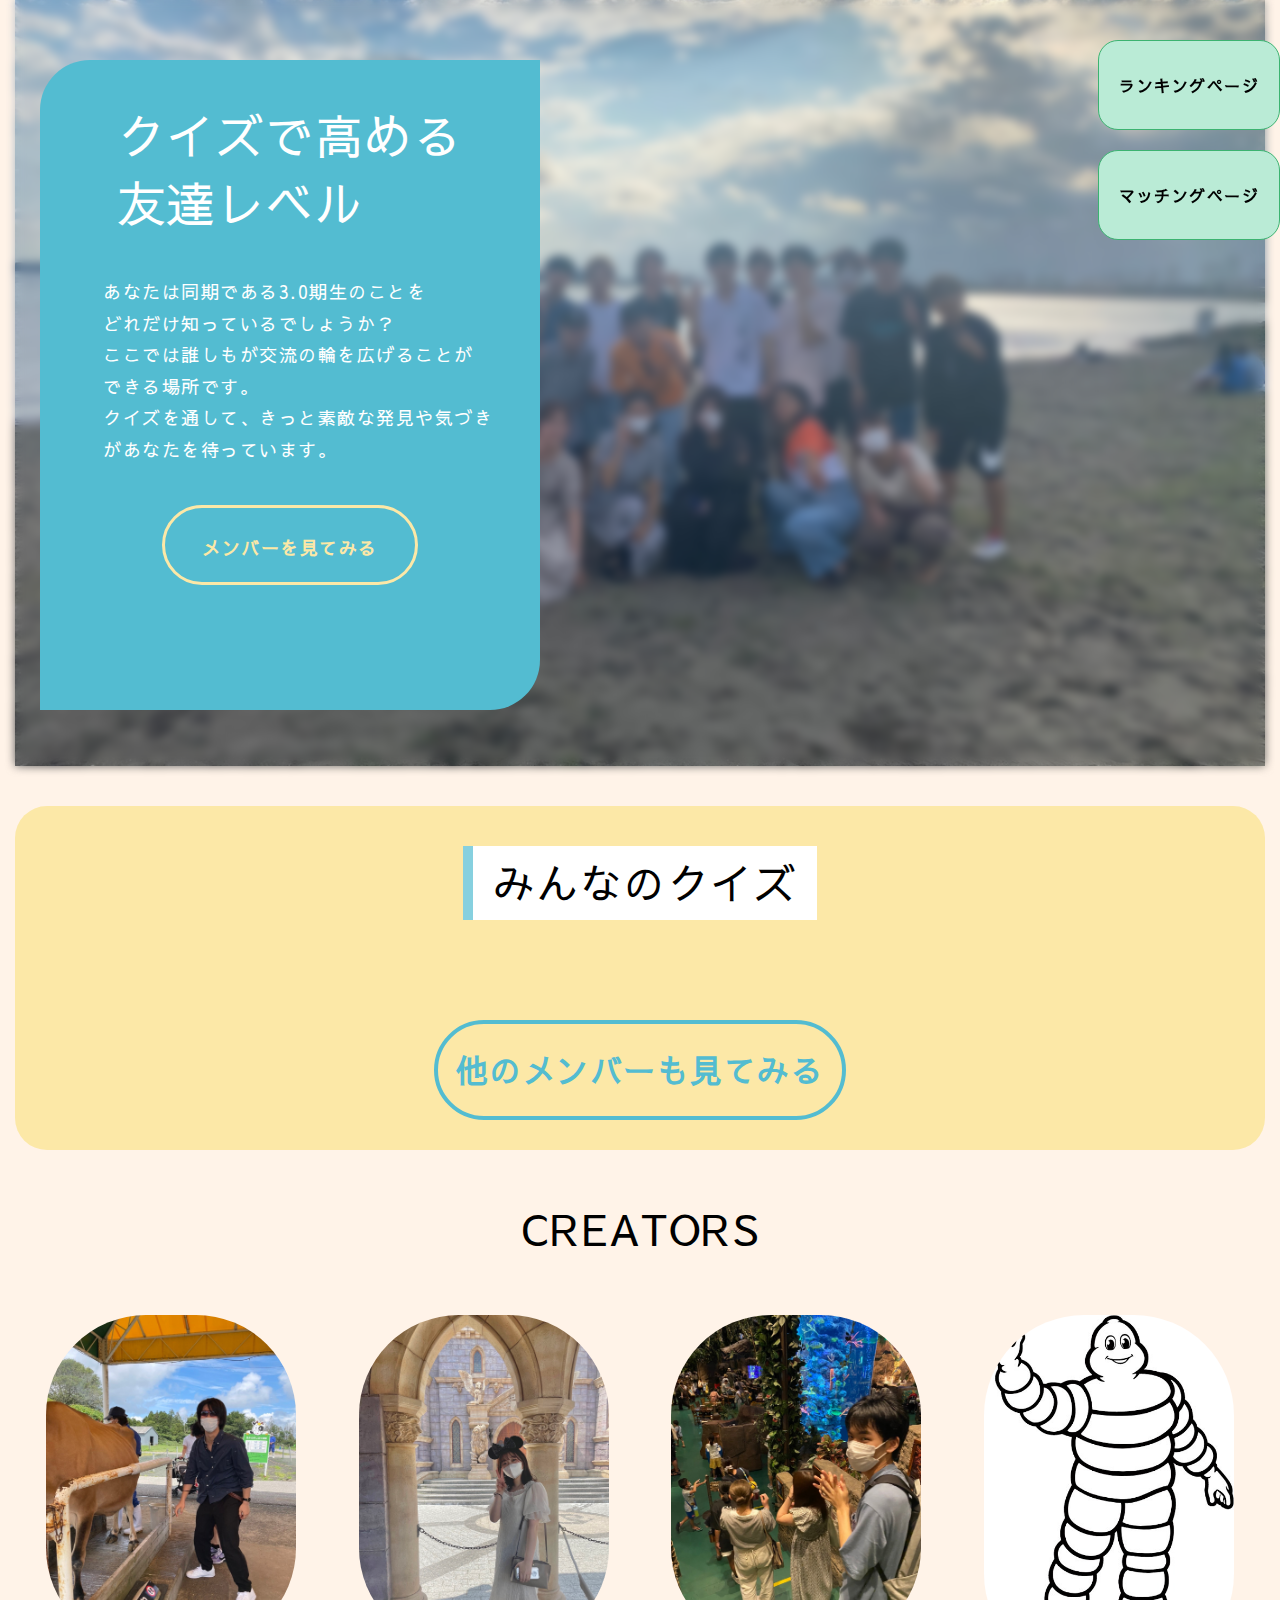
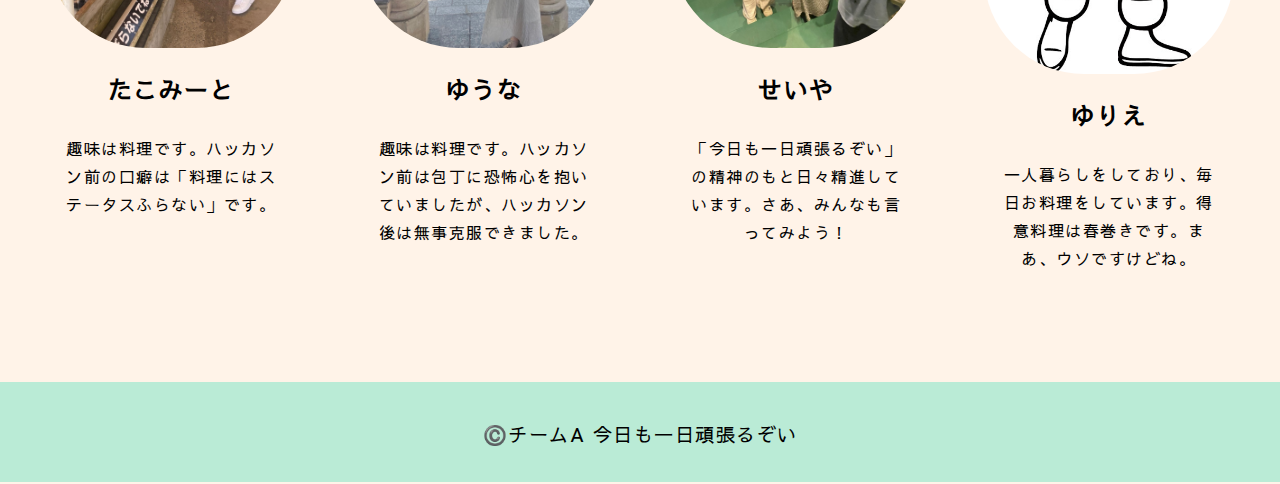
<file: index.html>
<!DOCTYPE html>
<html lang="ja">
  <head>
    <meta charset="UTF-8" />
    <meta http-equiv="X-UA-Compatible" content="IE=edge" />
    <meta name="viewport" content="width=device-width, initial-scale=1.0" />
    <link rel="stylesheet" href="./sass/common.css" />
    <link
      href="https://fonts.googleapis.com/css?family=Sawarabi+Gothic"
      rel="stylesheet"
    />
    <script src="./js/utils.js" defer></script>
    <script src="./js/index.js" defer></script>
    <title>クイズで高める友達レベル</title>
  </head>
  <body>
    <header>
      <div class="p-header">
        <nav>
          <ul>
            <li>
              <a href="./ranking/index.html"><p>ランキングページ</p></a>
            </li>
            <li>
              <a href="./matching/index.html"><p>マッチングページ</p></a>
            </li>
          </ul>
        </nav>
      </div>
    </header>
    <main class="l-main2">
      <article>
        <section>
          <div class="p-main-visual">
            <div class="p-main-visual__container">
              <div class="p-main-visual__container__inner">
                <h1>クイズで高める<br />友達レベル</h1>
                <p>
                  あなたは同期である3.0期生のことを<br />
                  どれだけ知っているでしょうか？<br />
                  ここでは誰しもが交流の輪を広げることが<br />
                  できる場所です。<br />
                  クイズを通して、きっと素敵な発見や気づき<br />
                  があなたを待っています。
                </p>
                <!-- todo(seiya): link -->
                <a href="./people/index.html">メンバーを見てみる</a>
              </div>
              <div class="p-main-visual__container__slide">
                <img src="./img/slides/slideshow01.jpg" alt="" />
                <img src="./img/slides/slideshow02.jpg" alt="" />
                <img src="./img/slides/slideshow03.jpg" alt="" />
                <img src="./img/slides/sildeshow04.jpg" alt="" />
                <img src="./img/slides/slideshow06.jpg" alt="" />
              </div>
              <div></div>
            </div>
          </div>
        </section>
        <section>
          <div class="p-quiz-scroll">
            <h2 id="a-quiz">みんなのクイズ</h2>
            <ul class="p-quiz-scroll__item-list" id="js-profiles"></ul>
            <a class="p-quiz-scroll__button" href="./people/index.html"
              >他のメンバーも見てみる</a
            >
          </div>
        </section>
        <section>
          <div class="p-creators">
            <h2>CREATORS</h2>
            <ul class="p-creators__item-list">
              <li>
                <img src="./img/creators/creator-takumi.jpg" alt="" />
                <dl>
                  <dt>たこみーと</dt>
                  <dd>
                    趣味は料理です。ハッカソン前の口癖は「料理にはステータスふらない」です。
                  </dd>
                </dl>
              </li>
              <li>
                <img src="./img/creators/creator-yuna.jpg" alt="" />
                <dl>
                  <dt>ゆうな</dt>
                  <dd>
                    趣味は料理です。ハッカソン前は包丁に恐怖心を抱いていましたが、ハッカソン後は無事克服できました。
                  </dd>
                </dl>
              </li>
              <li>
                <img src="./img/creators/creator-seiya.jpg" alt="" />
                <dl>
                  <dt>せいや</dt>
                  <dd>
                    「今日も一日頑張るぞい」の精神のもと日々精進しています。さあ、みんなも言ってみよう！
                  </dd>
                </dl>
              </li>
              <li>
                <img src="./img/creators/creator-yurie.jpg" alt="" />
                <dl>
                  <dt>ゆりえ</dt>
                  <dd>
                    一人暮らしをしており、毎日お料理をしています。得意料理は春巻きです。まあ、ウソですけどね。
                  </dd>
                </dl>
              </li>
            </ul>
          </div>
        </section>
      </article>

      <div class="u-hidden">
        <li id="js-templ-profile">
          <img alt="" />
          <dl>
            <dt></dt>
          </dl>
          <div class="p-quiz-scroll__choice-wrapper js-choiceWrapper"></div>
        </li>
      </div>
    </main>
    <footer>
      <div class="p-footer">
        <small>©️チームA 今日も一日頑張るぞい</small>
      </div>
    </footer>
  </body>
</html>
</file>
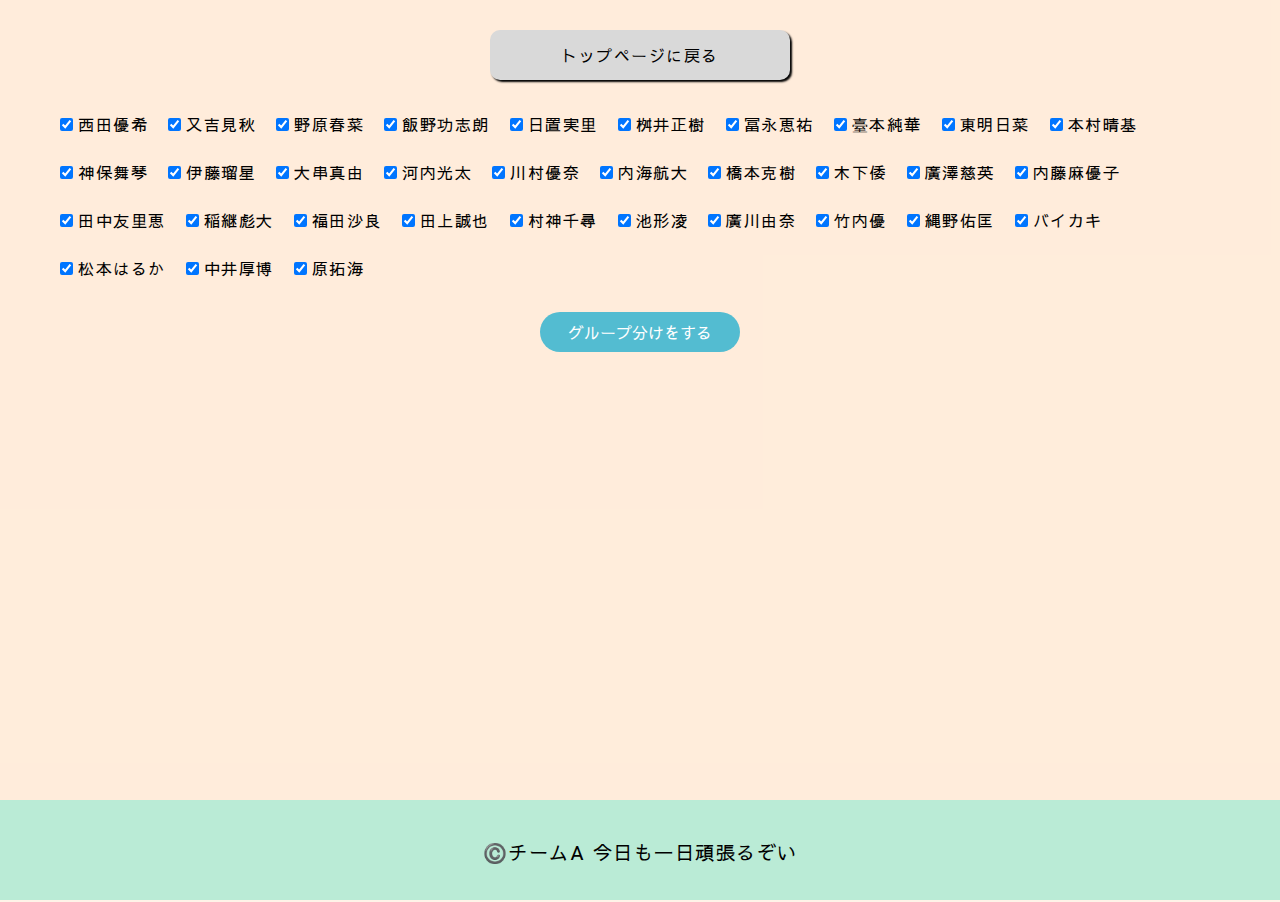
<file: matching/index.html>
<!DOCTYPE html>
<html lang="en">
  <head>
    <meta charset="UTF-8" />
    <meta http-equiv="X-UA-Compatible" content="IE=edge" />
    <meta name="viewport" content="width=device-width, initial-scale=1.0" />
    <link rel="stylesheet" href="../sass/common.css" />
    <link
      href="https://fonts.googleapis.com/css?family=Sawarabi+Gothic"
      rel="stylesheet"
    />
    <script src="../js/utils.js" defer></script>
    <script src="../js/match.js" defer></script>
    <title>Quizで高めるゆりえレベル</title>
  </head>
  <body>
    <main class="l-main">
      <a class="p-back-top" href="../">トップページに戻る</a>
      <div class="p-match">
        <div id="js-checkboxContainer" class="p-match__checkbox">
          <label
            id="js-tmplCheckbox"
            class="js-wrapper hidden p-match__checkbox__item"
            ><input type="checkbox" checked /><span class="js-text"></span
          ></label>
        </div>
        <button id="js-submit" class="p-match__button">
          グループ分けをする
        </button>
        <div id="js-result" class="p-match__result u-hidden">
          <span class="p-match__result__title"
            >今週のクイズチームはこちらです！</span
          >
          <div id="js-resultContainer" class="p-match__result__container"></div>
          <button id="js-messageButton" class="p-match__result__button">
            送信用メッセージをクリックしてコピー
          </button>
        </div>
      </div>
    </main>
    <footer>
      <div class="p-footer">
        <small>©️チームA 今日も一日頑張るぞい</small>
      </div>
    </footer>
  </body>
</html>
</file>
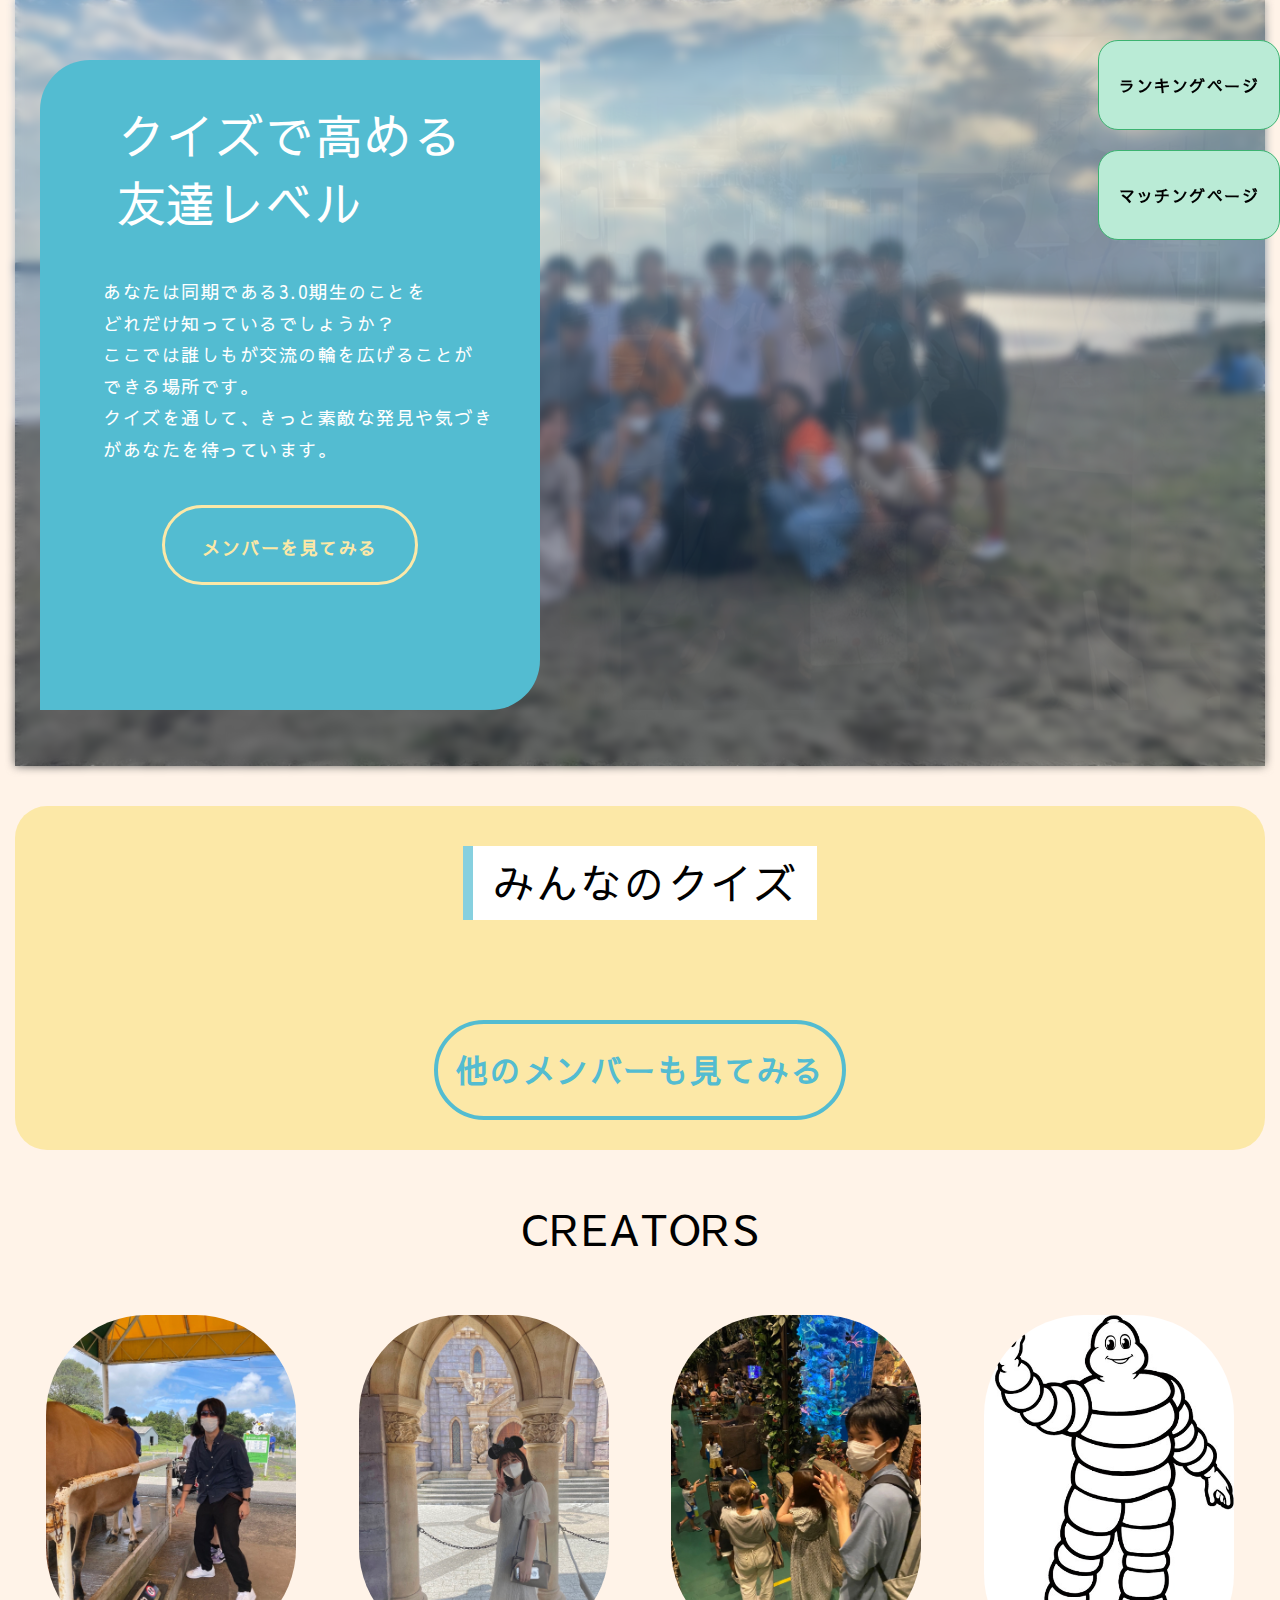
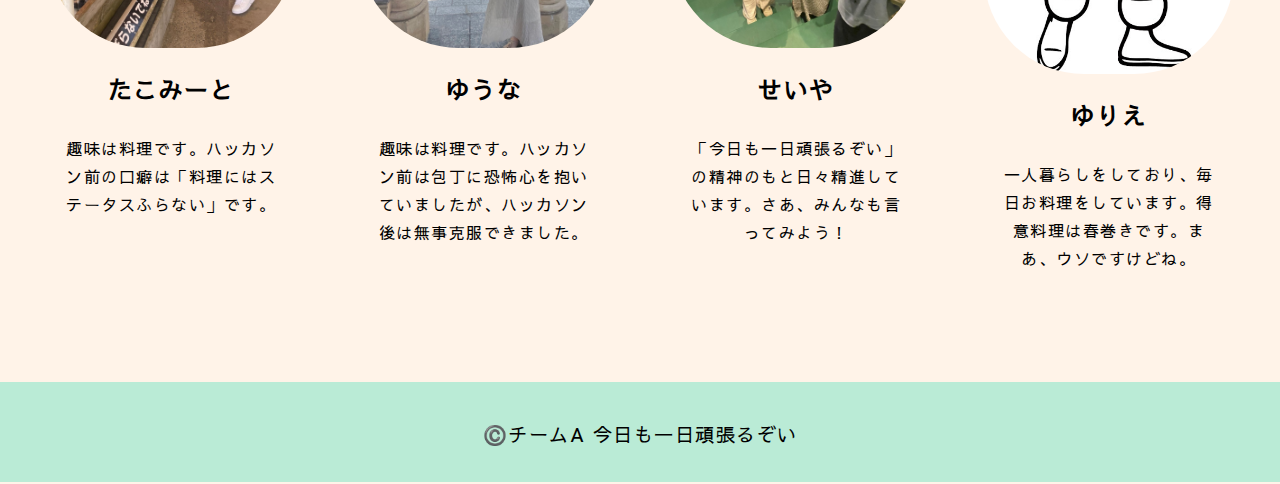
<file: quiz/index.html>
<!DOCTYPE html>
<html lang="ja">
  <head>
    <meta charset="UTF-8" />
    <meta http-equiv="X-UA-Compatible" content="IE=edge" />
    <meta name="viewport" content="width=device-width, initial-scale=1.0" />
    <link rel="stylesheet" href="../sass/common.css" />
    <link
      href="https://fonts.googleapis.com/css?family=Sawarabi+Gothic"
      rel="stylesheet"
    />
    <script src="./../js/config.js" defer></script>
    <script src="./../js/utils.js" defer></script>
    <script src="./../js/quiz.js" defer></script>
    <title>クイズで高めるゆりえレベル[クイズページ]</title>
  </head>
  <body>
    <!-- 残問数カウンターはよくわからないので端折ります -->
    <!-- 問題文 -->
    <main class="quiz-main">
      <section class="quiz-box" id="js-quizWrapper">
        <div class="quiz-container">
          <span id="js-number" class="q-number"></span>
          <p id="js-question" class="q-passage"></p>
        </div>

        <!-- 選択肢 -->
        <div id="js-choices" class="button"></div>
        <div class="u-hidden">
          <button id="js-templ-choice" class="u-hidden quiz-selection">
            <span class="selection-number js-id"></span>
            <span class="selection-list js-text"></span>
          </button>
        </div>
      </section>
      <button class="next-page" id="js-next"></button>
      <img
        src="../img/icon/o.png"
        alt=""
        class="u-hidden quiz-img"
        id="js-oImg"
      />
      <img
        src="../img/icon/x.png"
        alt=""
        class="u-hidden quiz-img"
        id="js-xImg"
      />
    </main>
  </body>
</html>
</file>
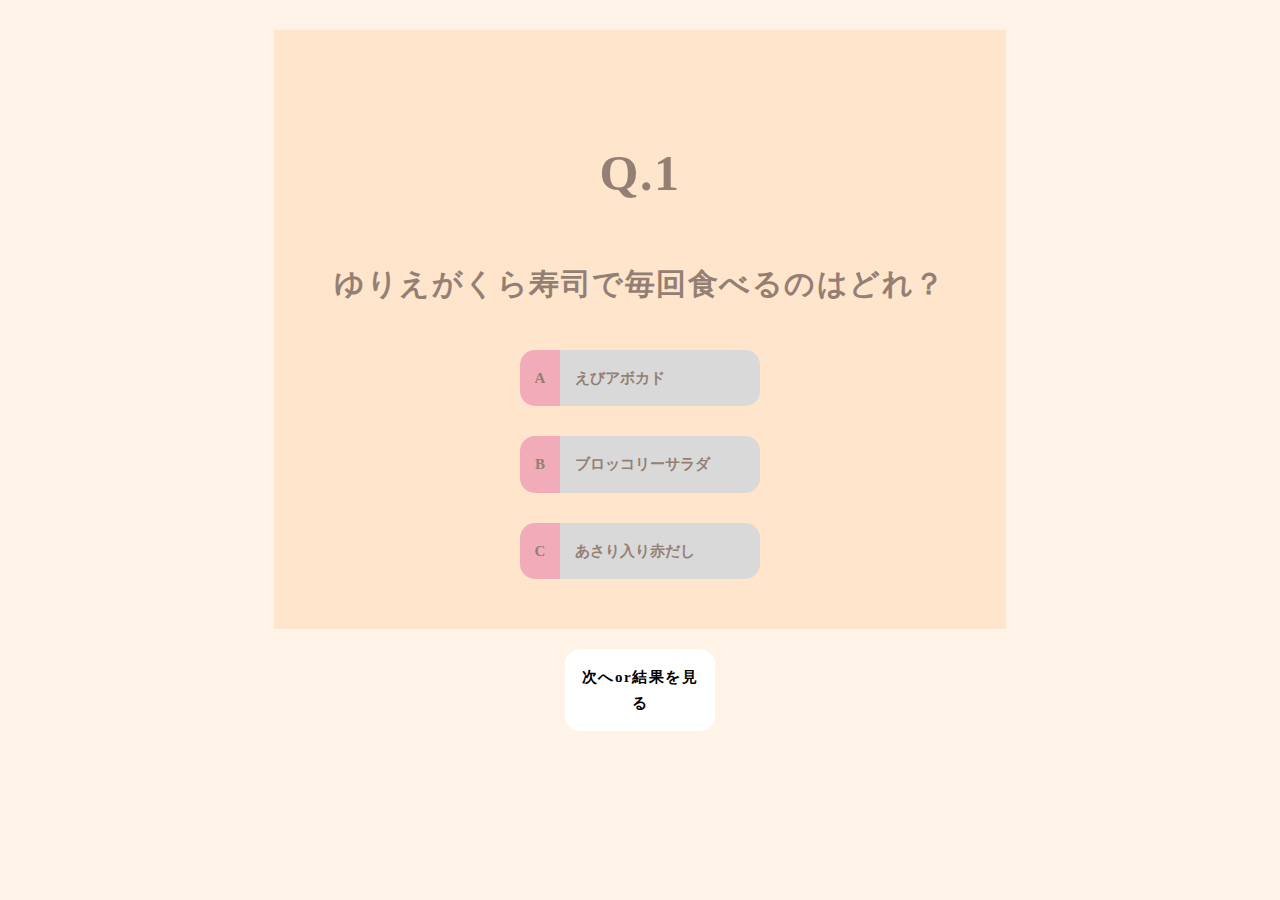
<file: quizpage/index.html>
<!DOCTYPE html>
<html lang="ja">
  <head>
    <meta charset="UTF-8" />
    <meta http-equiv="X-UA-Compatible" content="IE=edge" />
    <meta name="viewport" content="width=device-width, initial-scale=1.0" />
    <link rel="stylesheet" href="../sass/common.css" />
    <title>quizpage by yurie</title>
  </head>
  <body>
    <!-- 残問数カウンターはよくわからないので端折ります -->
    <!-- 問題文 -->
    <main class="quiz-main">
      <section class="quiz-box">
        <div class="quiz-container">
          <h1 class="q-number">Q.1</h1>
          <h1 class="q-passage">ゆりえがくら寿司で毎回食べるのはどれ？</h1>
        </div>

        <!-- 選択肢 -->
        <button class="button">
          <div class="quiz-selection">
            <span class="selection-number">A</span>
            <span class="selection-list">えびアボカド</span>
          </div>

          <div class="quiz-selection">
            <span class="selection-number">B</span>
            <span class="selection-list">ブロッコリーサラダ</span>
          </div>

          <div class="quiz-selection">
            <span class="selection-number">C</span>
            <span class="selection-list">あさり入り赤だし</span>
          </div>
        </button>
      </section>
      <!-- 次のページボタン -->
      <section class="bottom-quiz">
        <div class="next-page">次へor結果を見る</div>
      </section>
    </main>
  </body>
</html>
</file>
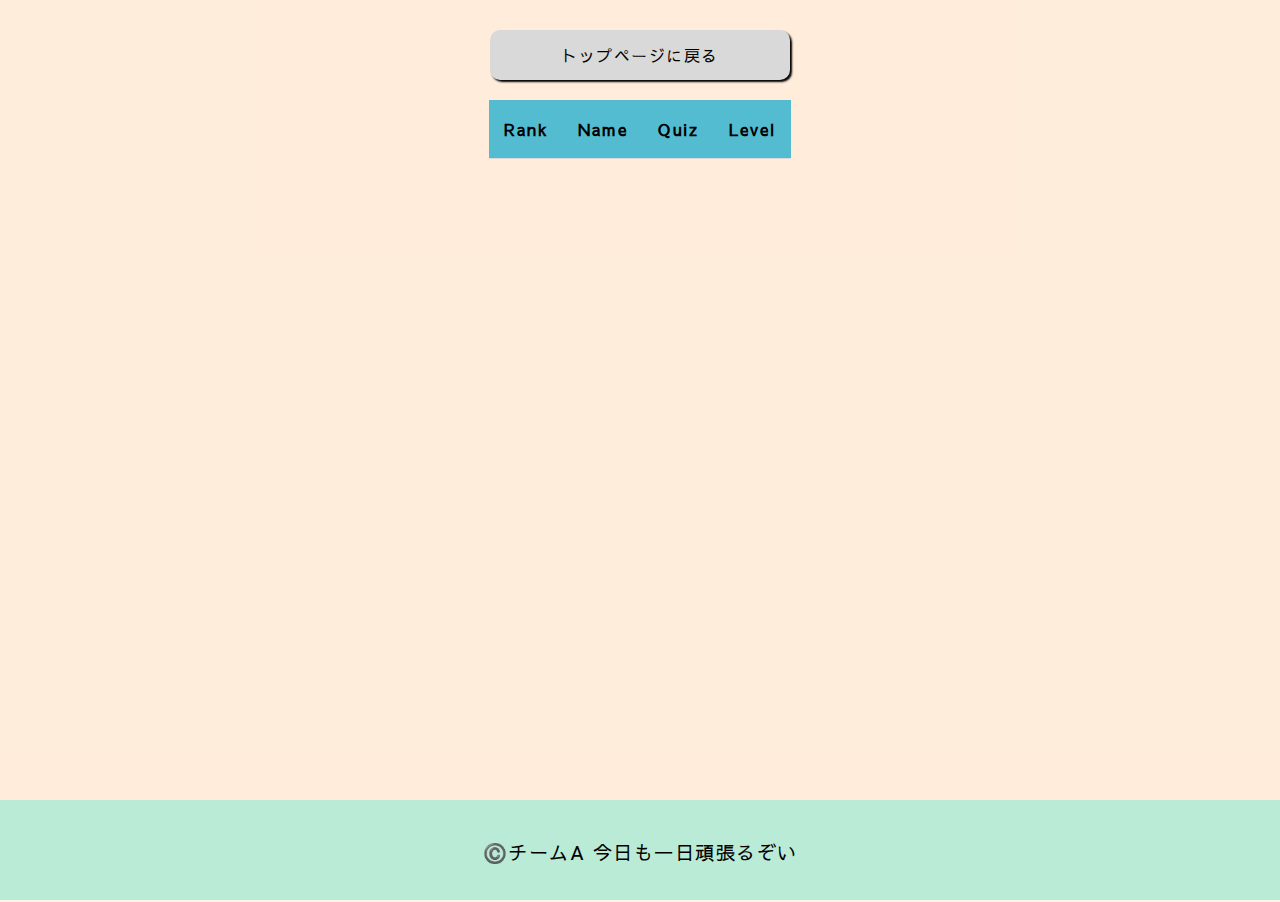
<file: ranking/index.html>
<!DOCTYPE html>
<html lang="en">
  <head>
    <meta charset="UTF-8" />
    <meta http-equiv="X-UA-Compatible" content="IE=edge" />
    <meta name="viewport" content="width=device-width, initial-scale=1.0" />
    <link rel="stylesheet" href="../sass/common.css" />
    <link
      href="https://fonts.googleapis.com/css?family=Sawarabi+Gothic"
      rel="stylesheet"
    />
    <script src="../js/config.js" defer></script>
    <script src="../js/utils.js" defer></script>
    <script src="../js/ranking.js" defer></script>
    <title>クイズで高めるゆりえレベル[ランキングページ]</title>
  </head>
  <body>
    <main class="l-main">
      <div class="u-center-column">
        <a class="p-back-top" href="../">トップページに戻る</a>
        <table id="js-ranking" class="p-ranking">
          <thead>
            <tr class="p-ranking__header">
              <th class="p-ranking__header__item">Rank</th>
              <th class="p-ranking__header__item p-ranking__header__item--name">
                Name
              </th>
              <th class="p-ranking__header__item p-ranking__header__item--quiz">
                Quiz
              </th>
              <th class="p-ranking__header__item">Level</th>
              <!-- <th class="p-ranking__header__item">Tried At</th> -->
            </tr>
          </thead>
          <tbody id="js-rankingBody" class="p-ranking__body">
            <tr id="js-templ-rankingRow" class="p-ranking__row">
              <td id="js-templ-rankingCell" class="p-ranking__row__item"></td>
            </tr>
          </tbody>
        </table>
      </div>
    </main>
    <footer>
      <div class="p-footer">
        <small>©️チームA 今日も一日頑張るぞい</small>
      </div>
    </footer>
  </body>
</html>
</file>
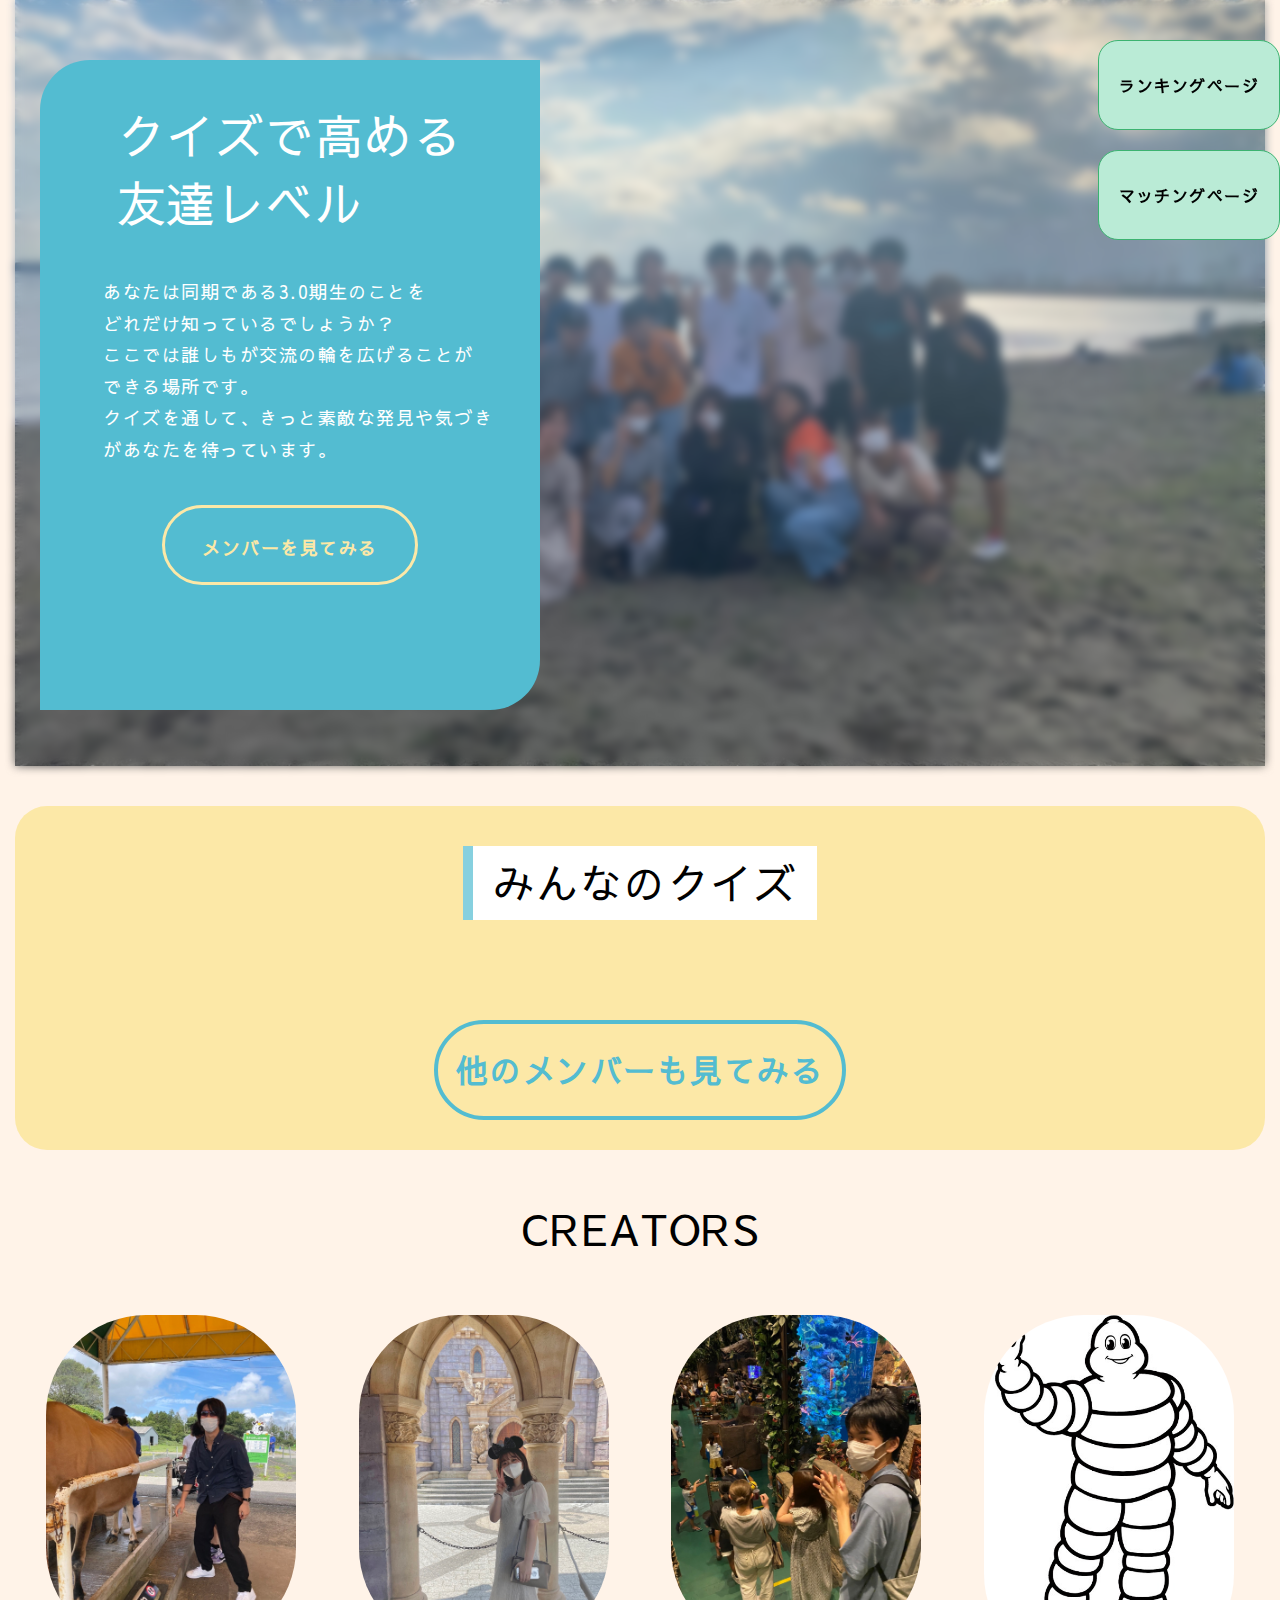
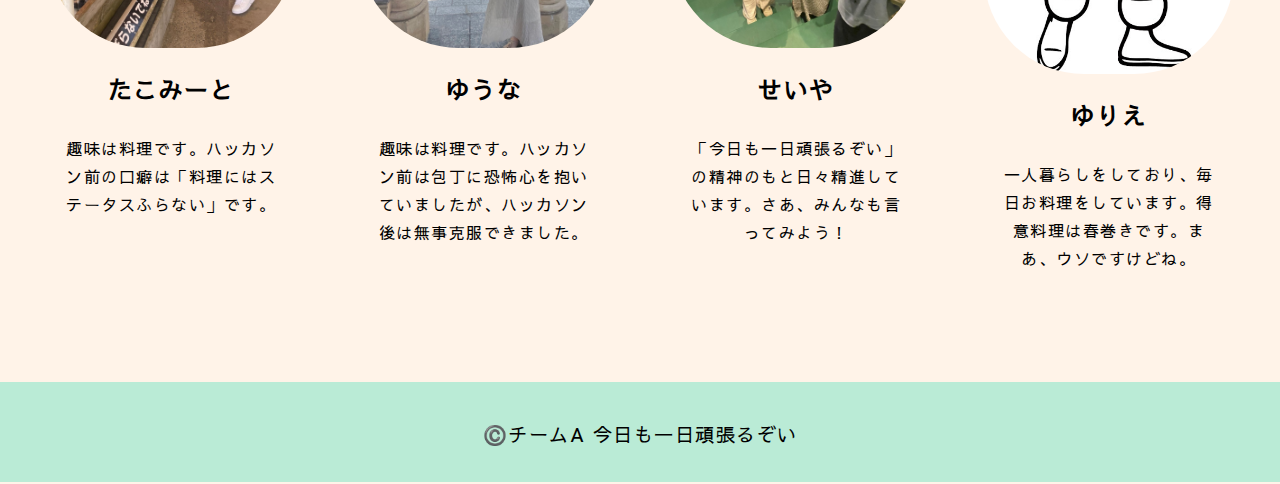
<file: quiz/challenge/index.html>
<!DOCTYPE html>
<html lang="en">
  <head>
    <meta charset="UTF-8" />
    <meta http-equiv="X-UA-Compatible" content="IE=edge" />
    <meta name="viewport" content="width=device-width, initial-scale=1.0" />
    <link rel="stylesheet" href="../../sass/common.css" />
    <link
      href="https://fonts.googleapis.com/css?family=Sawarabi+Gothic"
      rel="stylesheet"
    />
    <script src="../../js/utils.js" defer></script>
    <script src="../../js/quiz_challenge.js" defer></script>
    <title>クイズで高めるゆりえレベル[挑戦状ページ]</title>
  </head>
  <body>
    <main class="l-main">
      <div class="u-center-column">
        <div class="p-invitation">
          <span class="p-invitation__title">挑戦状</span>
          <p id="js-text" class="p-invitation__text"></p>
          <button id="js-button" class="p-invitation__button">
            挑戦を受ける
          </button>
        </div>
      </div>
    </main>
    <footer>
      <div class="p-footer">
        <small>©️チームA 今日も一日頑張るぞい</small>
      </div>
    </footer>
  </body>
</html>
</file>
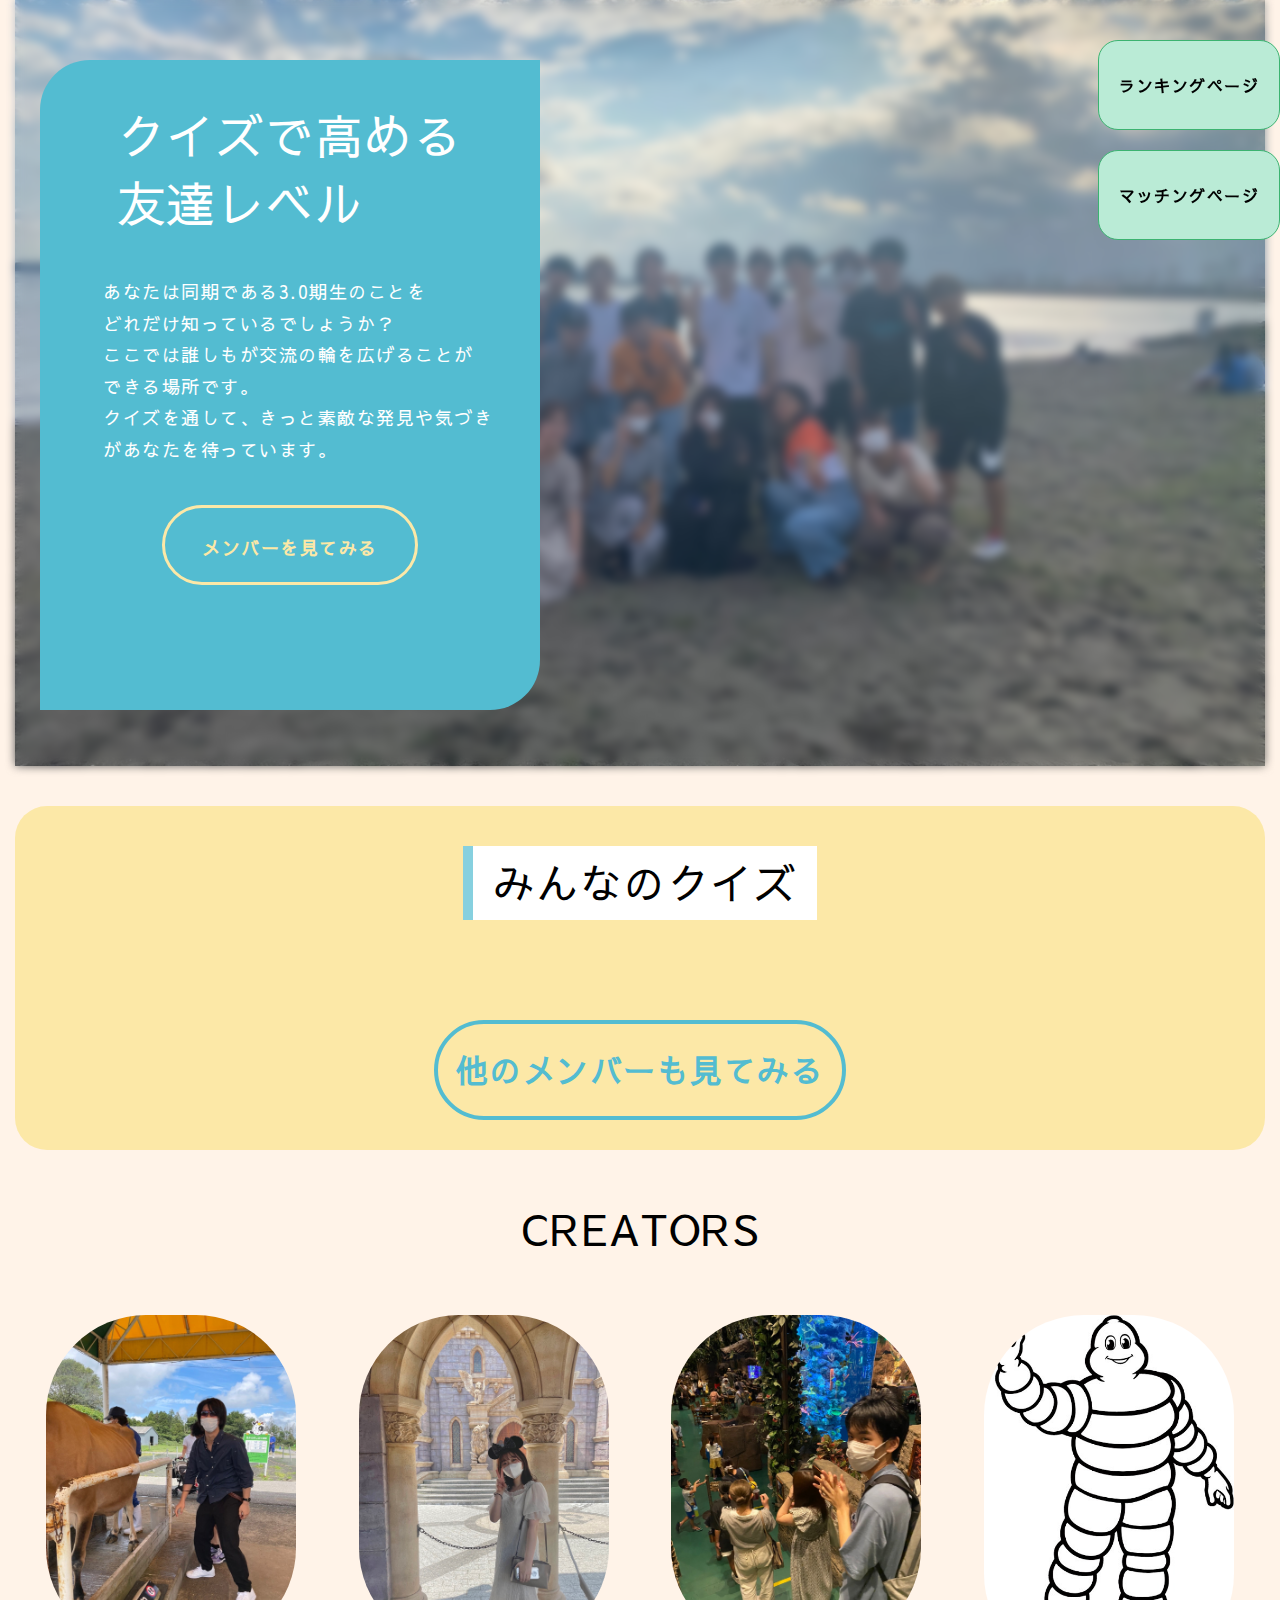
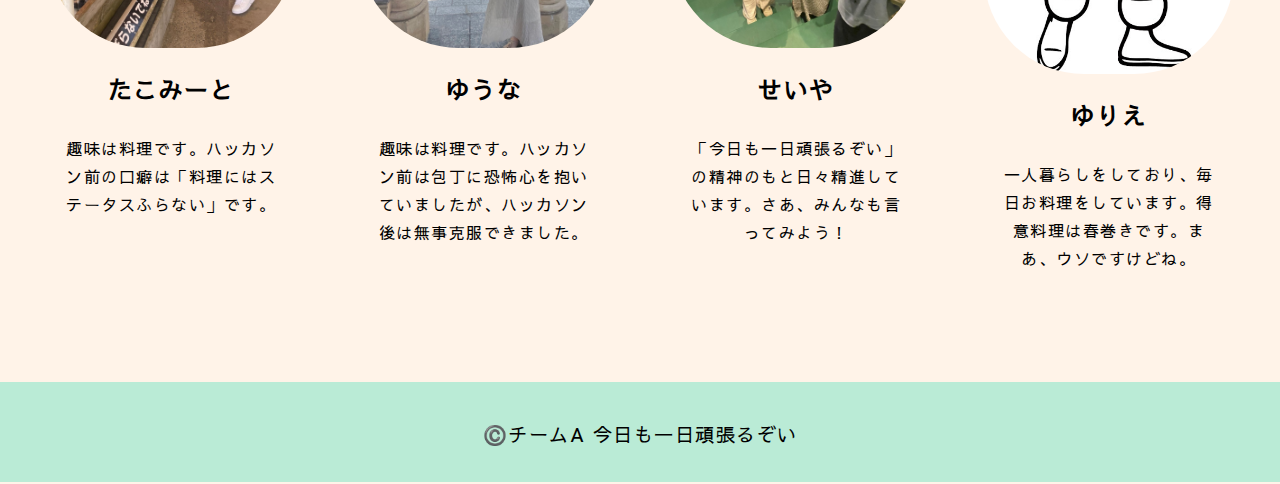
<file: quiz/result/index.html>
<!DOCTYPE html>
<html lang="en">
  <head>
    <meta charset="UTF-8" />
    <meta http-equiv="X-UA-Compatible" content="IE=edge" />
    <meta name="viewport" content="width=device-width, initial-scale=1.0" />
    <link rel="stylesheet" href="../../sass/common.css" />
    <link
      href="https://fonts.googleapis.com/css?family=Sawarabi+Gothic"
      rel="stylesheet"
    />
    <script src="../../js/utils.js" defer></script>
    <script src="../../js/quiz_result.js" defer></script>
    <title>クイズで高めるゆりえレベル[結果ページ]</title>
  </head>
  <body>
    <main class="l-main">
      <div class="u-center-column">
        <a class="p-back-top" href="../">トップページに戻る</a>
        <div class="p-quiz-result">
          <span class="p-quiz-result__title">結果発表</span>
          <span id="js-result" class="p-quiz-result__text"></span>
          <div class="p-invite">
            <span class="p-invite__title">友達に挑戦状を送る</span>
            <label class="p-invite__username">
              <span>あなたの名前</span>
              <input type="text" id="js-userName" class="p-invite__input" />
            </label>
            <button id="js-challengeUrl" class="p-invite__button">
              リンクをコピー
            </button>
          </div>
        </div>
      </div>
    </main>
    <footer>
      <div class="p-footer">
        <small>©️チームA 今日も一日頑張るぞい</small>
      </div>
    </footer>
  </body>
</html>
</file>
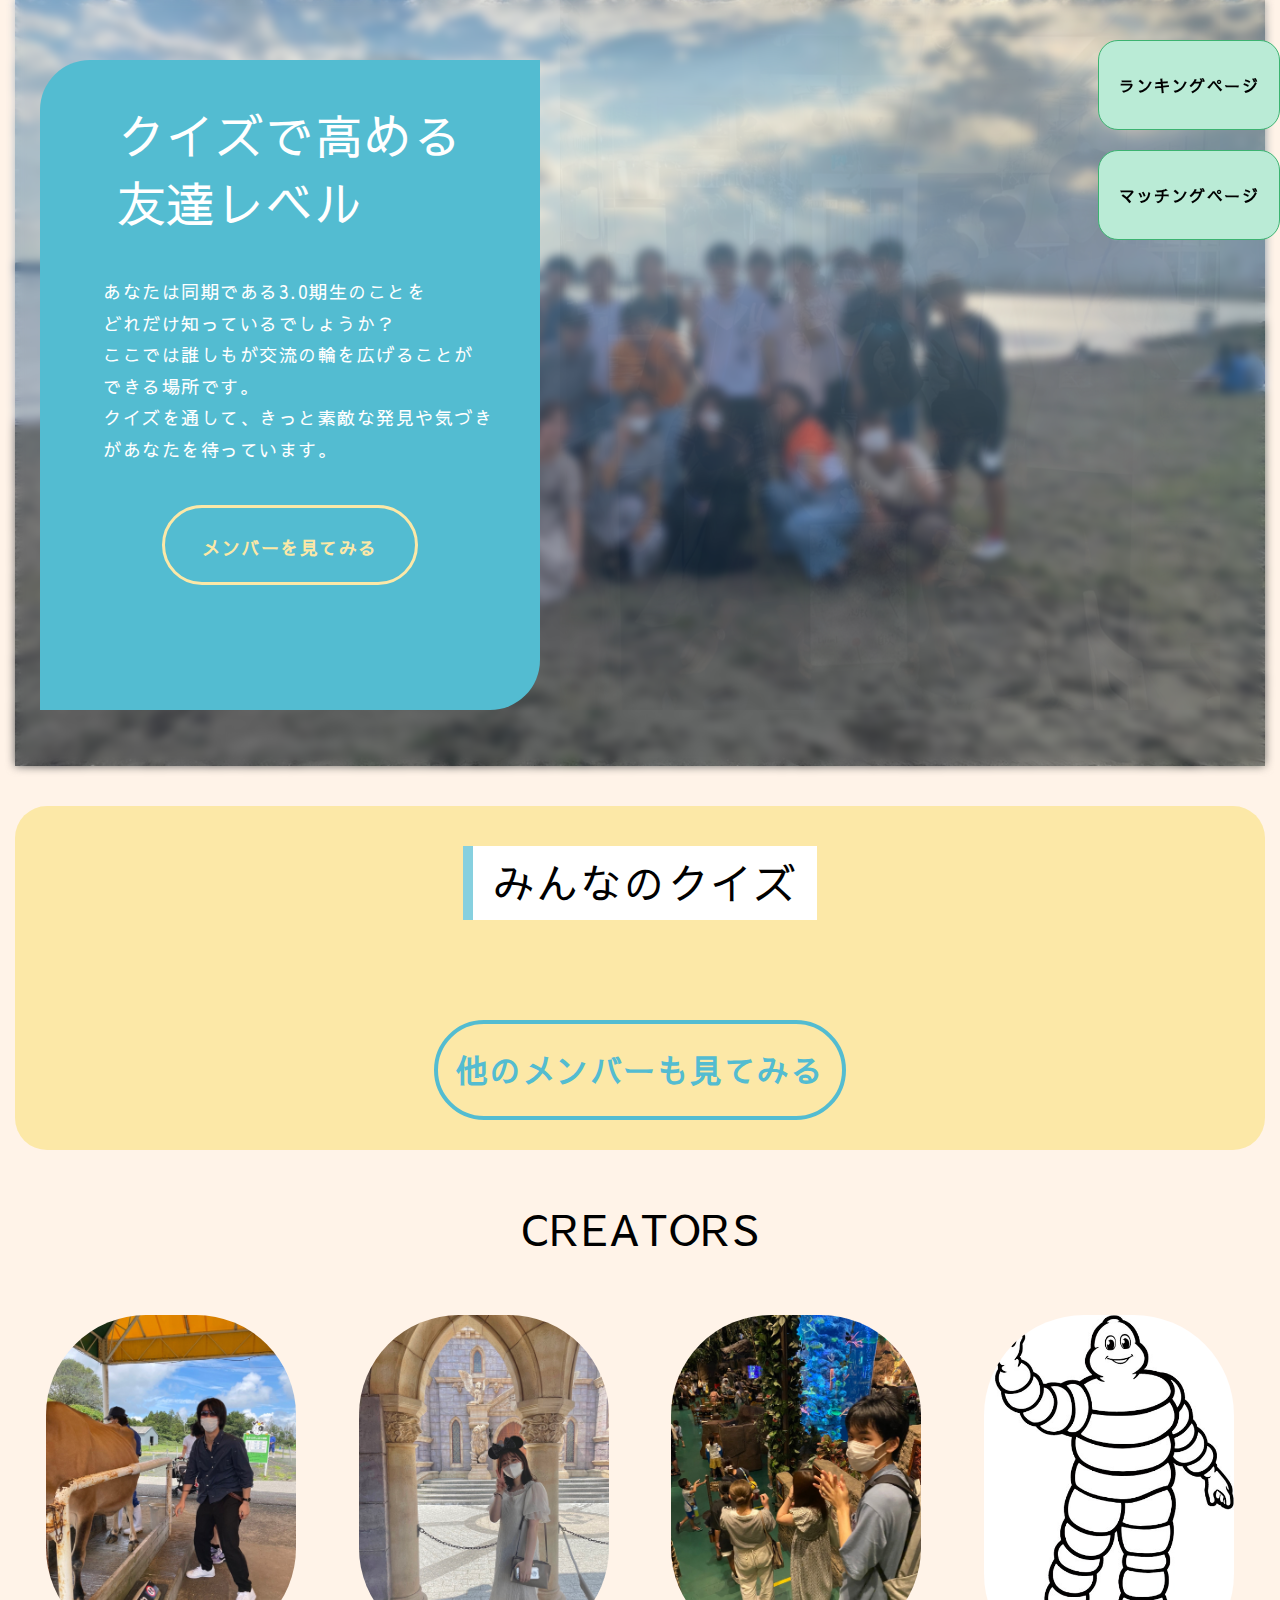
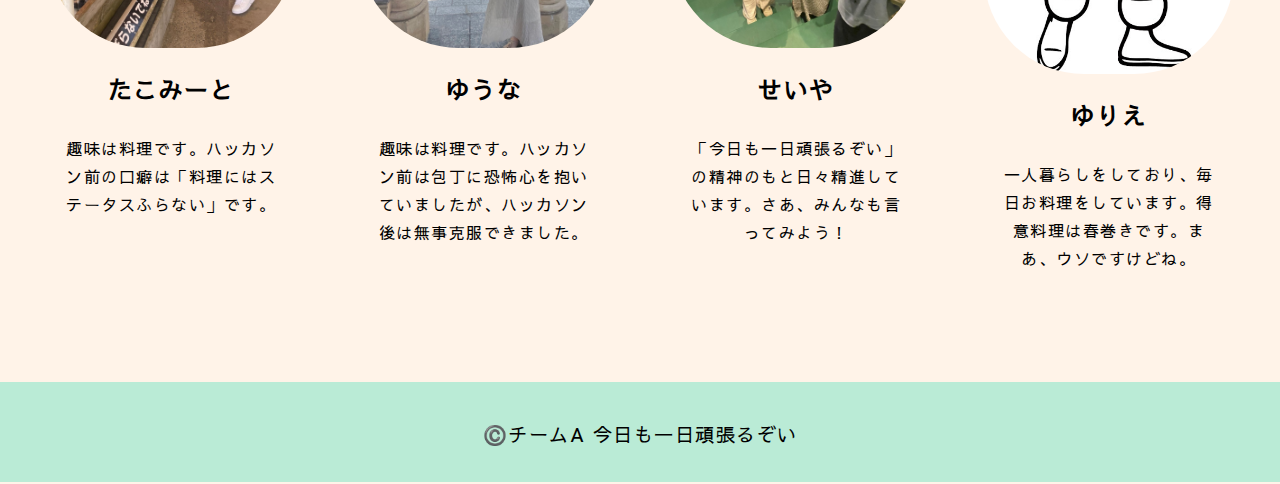
<file: quiz_result.html>
<!DOCTYPE html>
<html lang="en">
  <head>
    <meta charset="UTF-8" />
    <meta http-equiv="X-UA-Compatible" content="IE=edge" />
    <meta name="viewport" content="width=device-width, initial-scale=1.0" />
    <link rel="stylesheet" href="../sass/common.css" />
    <script src="../js/quiz.js" defer></script>
    <script src="../js/utils.js" defer></script>
    <title>Quizで高めるゆりえレベル</title>
  </head>
  <body>
    <main>
      <div class="u-center-column">
        <div class="p-quiz-result">
          <span class="p-quiz-result__title">結果発表</span>
          <span class="p-quiz-result__text">あなたのOOレベルは~です！</span>
          <div class="p-invite">
            <span class="p-invite__title">友達に挑戦状を送る</span>
            <label class="p-invite__username">
              <span>あなたの名前</span>
              <input type="text" id="js-userName" class="p-invite__input" />
            </label>
            <button id="js-challengeUrl" class="p-invite__button">
              リンクをコピー
            </button>
          </div>
        </div>
      </div>
    </main>
  </body>
</html>
</file>
<file: sass/common.css>
/*! destyle.css v3.0.2 | MIT License | https://github.com/nicolas-cusan/destyle.css */
*,
::before,
::after {
  box-sizing: border-box;
  border-style: solid;
  border-width: 0;
}

html {
  line-height: 1.15; /* 1 */
  -webkit-text-size-adjust: 100%; /* 2 */
  -webkit-tap-highlight-color: transparent; /* 3*/
}

body {
  margin: 0;
}

main {
  display: block;
}

p,
table,
blockquote,
address,
pre,
iframe,
form,
figure,
dl {
  margin: 0;
}

h1,
h2,
h3,
h4,
h5,
h6 {
  font-size: inherit;
  font-weight: inherit;
  margin: 0;
}

ul,
ol {
  margin: 0;
  padding: 0;
  list-style: none;
}

dt {
  font-weight: bold;
}

dd {
  margin-left: 0;
}

hr {
  box-sizing: content-box; /* 1 */
  height: 0; /* 1 */
  overflow: visible; /* 2 */
  border-top-width: 1px;
  margin: 0;
  clear: both;
  color: inherit;
}

pre {
  font-family: monospace, monospace; /* 1 */
  font-size: inherit; /* 2 */
}

address {
  font-style: inherit;
}

a {
  background-color: transparent;
  text-decoration: none;
  color: inherit;
}

abbr[title] {
  -webkit-text-decoration: underline dotted;
          text-decoration: underline dotted; /* 2 */
}

b,
strong {
  font-weight: bolder;
}

code,
kbd,
samp {
  font-family: monospace, monospace; /* 1 */
  font-size: inherit; /* 2 */
}

small {
  font-size: 80%;
}

sub,
sup {
  font-size: 75%;
  line-height: 0;
  position: relative;
  vertical-align: baseline;
}

sub {
  bottom: -0.25em;
}

sup {
  top: -0.5em;
}

svg,
img,
embed,
object,
iframe {
  vertical-align: bottom;
}

button,
input,
optgroup,
select,
textarea {
  -webkit-appearance: none; /* 1 */
  -moz-appearance: none;
       appearance: none;
  vertical-align: middle;
  color: inherit;
  font: inherit;
  background: transparent;
  padding: 0;
  margin: 0;
  border-radius: 0;
  text-align: inherit;
  text-transform: inherit; /* 2 */
}

[type=checkbox] {
  -webkit-appearance: checkbox;
  -moz-appearance: checkbox;
       appearance: checkbox;
}

[type=radio] {
  -webkit-appearance: radio;
  -moz-appearance: radio;
       appearance: radio;
}

button,
[type=button],
[type=reset],
[type=submit] {
  cursor: pointer;
}

button:disabled,
[type=button]:disabled,
[type=reset]:disabled,
[type=submit]:disabled {
  cursor: default;
}

:-moz-focusring {
  outline: auto;
}

select:disabled {
  opacity: inherit;
}

option {
  padding: 0;
}

fieldset {
  margin: 0;
  padding: 0;
  min-width: 0;
}

legend {
  padding: 0;
}

progress {
  vertical-align: baseline;
}

textarea {
  overflow: auto;
}

[type=number]::-webkit-inner-spin-button,
[type=number]::-webkit-outer-spin-button {
  height: auto;
}

[type=search] {
  outline-offset: -2px; /* 1 */
}

[type=search]::-webkit-search-decoration {
  -webkit-appearance: none;
}

::-webkit-file-upload-button {
  -webkit-appearance: button; /* 1 */
  font: inherit; /* 2 */
}

label[for] {
  cursor: pointer;
}

details {
  display: block;
}

summary {
  display: list-item;
}

[contenteditable]:focus {
  outline: auto;
}

table {
  border-color: inherit; /* 1 */
  border-collapse: collapse;
}

caption {
  text-align: left;
}

td,
th {
  vertical-align: top;
  padding: 0;
}

th {
  text-align: left;
  font-weight: bold;
}

img {
  max-width: 100%;
}

body {
  letter-spacing: 1.5px;
  line-height: 1.75;
  font-family: "Sawarabi Gothic";
}

.p-header ul {
  position: fixed;
  top: 20px;
  right: 0;
  z-index: 4;
}
@media (max-width: 768px) {
  .p-header ul {
    display: flex;
    position: static;
  }
}
.p-header li {
  background-color: #baebd6;
  border: 1px solid #3CB371;
  transition-property: background-color;
  transition-duration: 0.8s;
  font-weight: bold;
  border-radius: 20px;
  margin-top: 20px;
}
@media (max-width: 768px) {
  .p-header li {
    width: 50%;
    border-radius: 6px;
    margin-top: 0;
    text-align: center;
  }
}
.p-header li:hover {
  background-color: #3CB371;
  color: #baebd6;
}
.p-header li p {
  padding: 30px 20px;
}
@media (max-width: 768px) {
  .p-header li p {
    padding: 0;
  }
}
.p-header li a {
  width: 100%;
  height: 100%;
}

.p-main-visual {
  height: 766px;
  background-image: url("../img/bg-mainvisual01.jpg");
  background-repeat: no-repeat;
  background-size: cover;
  background-position: center;
  position: relative;
}
@media (max-width: 768px) {
  .p-main-visual {
    height: auto;
  }
}
.p-main-visual::before {
  content: "";
  background: inherit;
  filter: blur(5px);
  position: absolute;
  top: 0px;
  left: 0px;
  right: 0px;
  bottom: 0px;
}
.p-main-visual__container {
  display: flex;
  gap: 20px;
  align-items: center;
  max-width: 1200px;
  width: 100%;
  margin: 0 auto;
  padding-top: 40px;
  position: relative;
  overflow: hidden;
}
@media (max-width: 768px) {
  .p-main-visual__container {
    flex-direction: column;
    padding-top: 0;
  }
}
.p-main-visual__container__inner {
  display: flex;
  flex-direction: column;
  align-items: center;
  gap: 40px;
  max-width: 500px;
  width: 100%;
  height: 650px;
  margin-top: 20px;
  border-radius: 50px 0 50px 0;
  background-color: #53bcd1;
}
@media (max-width: 768px) {
  .p-main-visual__container__inner {
    height: 360px;
    gap: 16px;
  }
}
.p-main-visual__container__inner h1 {
  padding-top: 42px;
  color: #ffffff;
  font-size: 48px;
  white-space: nowrap;
  line-height: 1.4;
}
@media (max-width: 768px) {
  .p-main-visual__container__inner h1 {
    padding-top: 20px;
    font-size: 26px;
  }
}
.p-main-visual__container__inner p {
  padding-left: 16px;
  color: #ffffff;
  font-size: 18px;
  font-weight: 500;
}
@media (max-width: 768px) {
  .p-main-visual__container__inner p {
    font-size: 12px;
  }
}
.p-main-visual__container__inner a {
  width: 256px;
  height: 80px;
  margin: 0 auto;
  text-align: center;
  line-height: 80px;
  border: 3px solid #fce8a7;
  border-radius: 40px;
  color: #fce8a7;
  background-color: transparent;
  font-size: 18px;
  font-weight: 600;
  transition-property: background;
  transition-duration: 0.8s;
}
@media (max-width: 768px) {
  .p-main-visual__container__inner a {
    width: 70%;
    height: 72px;
    line-height: 72px;
  }
}
.p-main-visual__container__inner a:hover {
  background-color: #fce8a7;
  color: #53bcd1;
}
.p-main-visual__container__slide {
  width: 700px;
  height: 500px;
  z-index: 2;
  position: relative;
}
@media (max-width: 768px) {
  .p-main-visual__container__slide {
    width: 400px;
    height: 300px;
  }
}
.p-main-visual__container__slide img {
  width: 100%;
  height: auto;
  position: absolute;
  top: 50%;
  left: 50%;
  transform: translate(-50%, -50%);
  border-radius: 40px;
  opacity: 0;
  -webkit-animation: slideshow 40s linear infinite;
          animation: slideshow 40s linear infinite;
}
.p-main-visual__container__slide img:nth-child(2) {
  -webkit-animation-delay: 8s;
          animation-delay: 8s;
}
.p-main-visual__container__slide img:nth-child(3) {
  -webkit-animation-delay: 16s;
          animation-delay: 16s;
}
.p-main-visual__container__slide img:nth-child(4) {
  -webkit-animation-delay: 24s;
          animation-delay: 24s;
}
.p-main-visual__container__slide img:last-child {
  -webkit-animation-delay: 32s;
          animation-delay: 32s;
}
@-webkit-keyframes slideshow {
  0% {
    opacity: 0;
  }
  10% {
    opacity: 1;
  }
  15% {
    opacity: 1;
  }
  25% {
    opacity: 0;
  }
  100% {
    opacity: 0;
  }
}
@keyframes slideshow {
  0% {
    opacity: 0;
  }
  10% {
    opacity: 1;
  }
  15% {
    opacity: 1;
  }
  25% {
    opacity: 0;
  }
  100% {
    opacity: 0;
  }
}

.p-quiz-scroll {
  margin-top: 40px;
  background-color: #fce8a7;
  text-align: center;
  border-radius: 32px;
}
.p-quiz-scroll h2 {
  display: inline-block;
  font-size: 42px;
  margin-top: 40px;
  padding: 0 20px;
  background-color: #ffffff;
  border-left: 10px solid rgba(83, 188, 209, 0.7);
}
@media (max-width: 768px) {
  .p-quiz-scroll h2 {
    font-size: 24px;
  }
}
.p-quiz-scroll__item-list {
  display: flex;
  gap: 40px;
  padding: 50px 30px 10px;
  overflow-x: scroll;
}
@media (max-width: 768px) {
  .p-quiz-scroll__item-list {
    padding-top: 30px;
  }
}
.p-quiz-scroll__item-list li {
  flex-shrink: 0;
  width: 370px;
  border-radius: 30px;
  background-color: #baebd6;
  padding: 30px 0;
}
@media (max-width: 768px) {
  .p-quiz-scroll__item-list li {
    width: 280px;
    padding: 20px 0;
  }
}
.p-quiz-scroll__item-list img {
  width: 180px;
  height: 180px;
  border-radius: 50%;
}
@media (max-width: 768px) {
  .p-quiz-scroll__item-list img {
    width: 100px;
    height: 100px;
  }
}
.p-quiz-scroll__item-list dl {
  display: flex;
  flex-direction: column;
  gap: 24px;
  margin-top: 30px;
  padding: 0 75px;
  font-size: 24px;
  font-weight: 400;
  line-height: 1.5;
}
@media (max-width: 768px) {
  .p-quiz-scroll__item-list dl {
    font-size: 18px;
    margin-top: 25px;
    padding: 0 50px;
  }
}
.p-quiz-scroll__item-list dt {
  font-weight: 400;
  border-left: 10px solid #f4c2c2;
}
.p-quiz-scroll__item-list dd {
  border-left: 10px solid #f4c2c2;
}
.p-quiz-scroll__choice-wrapper {
  margin: 15px;
  display: flex;
  flex-direction: column;
  gap: 10px;
  align-items: center;
  overflow-y: auto;
  height: 120px;
}
.p-quiz-scroll__choice-wrapper a {
  padding: 10px 30px;
  border-radius: 30px;
  background-color: #53bcd1;
  box-shadow: 0 5px 0 #369ada;
  font-size: 16px;
  font-weight: bold;
  color: #ffffff;
}
.p-quiz-scroll__choice-wrapper a:hover {
  box-shadow: none;
  transform: translateY(5px);
}
.p-quiz-scroll__button {
  display: inline-block;
  margin: 40px 0 30px;
  padding: 18px;
  font-size: 32px;
  font-weight: 700;
  border-radius: 50px;
  border: 4px solid #53bcd1;
  color: #53bcd1;
  transition-property: background;
  transition-duration: 0.8s;
}
@media (max-width: 768px) {
  .p-quiz-scroll__button {
    margin: 16px 0;
    font-size: 16px;
  }
}
.p-quiz-scroll__button:hover {
  background-color: #53bcd1;
  color: #fce8a7;
}

.p-creators {
  margin-top: 42px;
  margin-bottom: 100px;
  text-align: center;
}
.p-creators h2 {
  font-size: 42px;
}
@media (max-width: 768px) {
  .p-creators h2 {
    font-size: 24px;
  }
}
.p-creators__item-list {
  display: flex;
  justify-content: space-around;
  margin-top: 40px;
}
@media (max-width: 768px) {
  .p-creators__item-list {
    flex-wrap: wrap;
  }
}
.p-creators__item-list li {
  display: flex;
  flex-direction: column;
  align-items: center;
  padding: 10px;
  width: 270px;
  transition-duration: 1.2s;
}
.p-creators__item-list li:hover {
  transform: scale(1.1);
}
@media (max-width: 768px) {
  .p-creators__item-list li {
    padding: 15px 10px;
  }
}
.p-creators__item-list img {
  width: 100%;
  height: auto;
  border-radius: 100px;
}
.p-creators__item-list dl {
  margin-top: 20px;
}
.p-creators__item-list dt {
  font-size: 24px;
}
.p-creators__item-list dd {
  margin-top: 24px;
  padding: 0 20px;
  font-size: 16px;
}
@media (max-width: 768px) {
  .p-creators__item-list dd {
    margin-top: 16px;
  }
}

.p-footer {
  height: 100px;
  line-height: 100px;
  text-align: center;
  background-color: #baebd6;
  font-size: 24px;
}
@media (max-width: 768px) {
  .p-footer {
    height: 80px;
    line-height: 80px;
  }
}

.p-people {
  display: flex;
  flex-direction: column;
  justify-content: space-around;
  gap: 30px;
}
.p-people__title {
  margin-top: 20px;
  background-color: #fce8a7;
  text-align: center;
  font-size: 42px;
}
@media (max-width: 768px) {
  .p-people__title {
    font-size: 32px;
  }
}
.p-people__item-list {
  display: grid;
  grid-template-columns: repeat(auto-fit, 280px);
  -moz-column-gap: 95px;
       column-gap: 95px;
  row-gap: 70px;
  justify-content: center;
  text-align: center;
  width: 1200px;
  max-width: 90%;
  margin: 0px auto;
}
@media (max-width: 768px) {
  .p-people__item-list {
    row-gap: 20px;
  }
}
.p-people__item-list li {
  width: 280px;
  border-radius: 30px;
  background-color: #baebd6;
  padding: 30px 0;
}
.p-people__item-list img {
  width: 100px;
  height: 100px;
  border-radius: 50%;
}
.p-people__item-list dl {
  display: flex;
  flex-direction: column;
  gap: 24px;
  margin-top: 25px;
  padding: 0 50px;
  font-size: 18px;
  font-weight: 400;
  line-height: 1.5;
}
.p-people__item-list dt {
  font-weight: 400;
  border-left: 10px solid #f4c2c2;
}
.p-people__item-list dd {
  border-left: 10px solid #f4c2c2;
}

.p-quiz-modal {
  position: absolute;
  top: 50%;
  left: 50%;
  transform: translate(-50%, -50%);
  max-width: 900px;
  width: 100%;
  height: 500px;
  margin: 0 auto;
  border-radius: 50px;
  background-color: #f4c2c2;
  font-size: 36px;
  z-index: 10;
  border: 1px solid black;
}
.p-quiz-modal__title {
  padding-top: 30px;
  padding-left: 40px;
  color: #ffffff;
}
.p-quiz-modal__inner {
  display: flex;
  justify-content: center;
  gap: 80px;
  margin-top: 60px;
}
.p-quiz-modal__options {
  display: flex;
  flex-direction: column;
}
.p-quiz-modal__options button {
  padding: 0 20px;
  margin-top: 30px;
  background-color: #ffffff;
}
.p-quiz-modal__options button:first-child {
  margin-top: 0;
}
.p-quiz-modal__determine {
  max-width: 300px;
  width: 100%;
  height: 250px;
  background-color: #ffffff;
  border-radius: 30px;
}
.p-quiz-modal__determine__text {
  padding: 20px 25px 0;
  font-size: 24px;
}
.p-quiz-modal__determine__buttons {
  display: flex;
  justify-content: center;
  gap: 30px;
  margin-top: 20px;
  font-size: 24px;
}
.p-quiz-modal__determine__buttons__yes {
  padding: 15px;
  background-color: #f2acb9;
}
.p-quiz-modal__determine__buttons__no {
  padding: 15px;
  background-color: #7a93b2;
}

.p-invitation {
  display: flex;
  flex-direction: column;
  align-items: center;
  justify-content: space-around;
  width: 80%;
  height: 80vh;
  padding: 30px;
  background-color: rgba(83, 188, 209, 0.7);
  border-radius: 30px;
}
.p-invitation__title {
  padding: 15px;
  font-size: 1.5rem;
  font-weight: bold;
  text-align: center;
  background-color: #ffffff;
}
.p-invitation__text {
  font-size: 34px;
}
.p-invitation__button {
  height: 60px;
  padding: 10px;
  border-radius: 20px;
  box-shadow: 2px 2px 2px black;
  background-color: #ffffff;
  transition: 0.3s ease 0s;
  display: flex;
  align-items: center;
  font-size: 24px;
}
.p-invitation__button:hover {
  color: #ffffff;
  background-color: black;
}

.l-main {
  padding: 15px;
  background-color: rgba(255, 229, 203, 0.45);
  width: 100%;
  min-height: calc(100vh - 80px);
}
@media (min-width: 520px) {
  .l-main {
    padding: 30px;
    min-height: calc(100vh - 100px);
  }
}

.l-main2 {
  padding: 0 15px;
  width: 100%;
  position: relative;
  min-height: calc(100vh - 80px);
}
@media (min-width: 520px) {
  .l-main2 {
    min-height: calc(100vh - 100px);
  }
}

body {
  background-color: rgba(255, 229, 203, 0.45);
}

.quiz-main {
  padding: 30px;
  display: flex;
  align-items: center;
  flex-direction: column;
}

.quiz-box {
  display: flex;
  justify-content: center;
  flex-direction: column;
  align-items: center;
  background-color: #ffe5cb;
  padding: 50px;
}

.quiz-container {
  display: flex;
  flex-direction: column;
  justify-content: center;
  margin-top: 50px;
}

.q-number {
  text-align: center;
  font-weight: bold;
  font-size: 50px;
  color: #947f74;
}

.q-passage {
  margin-top: 30px;
  font-weight: bold;
  font-size: 30px;
  color: #947f74;
  padding: 10px;
  text-align: center;
}

.quiz-selection {
  display: flex;
  margin-top: 20px;
  justify-content: center;
  align-items: stretch;
}

.buttons {
  line-height: 10px;
}

.selection-number {
  background-color: #f2acb9;
  margin-top: 10px;
  border-top-left-radius: 15px;
  border-bottom-left-radius: 15px;
  font-weight: bold;
  font-size: 15px;
  color: #947f74;
  display: flex;
  align-items: center;
  padding: 15px;
}

.selection-list {
  background-color: #d9d9d9;
  margin-top: 10px;
  padding-left: 15px;
  padding-right: 15px;
  border-top-right-radius: 15px;
  border-bottom-right-radius: 15px;
  font-weight: bold;
  font-size: 15px;
  color: #947f74;
  padding: 15px;
  width: 200px;
  transition: 0.2s ease 0s;
}

.li {
  list-style-type: none;
}

.next-page {
  background-color: #ffffff;
  font-size: 15px;
  font-weight: bold;
  padding: 15px;
  border-radius: 15px;
  width: 150px;
  margin: 20px;
  text-align: center;
}

.bottom-img {
  width: 150px;
}

.quiz-img {
  position: absolute;
  display: block;
  width: 20%;
  top: 150px;
  left: 50%;
  transform: translate(-50%, 0);
}
@media (min-width: 520px) {
  .quiz-img {
    width: 5%;
  }
}

.correct-choice {
  background-color: #ffdcc9;
}

.wrong-choice {
  background-color: #d9d9d9;
}

.p-back-top {
  display: flex;
  align-items: center;
  justify-content: center;
  width: 300px;
  height: 50px;
  margin: auto;
  border-radius: 10px;
  border-color: transparent;
  background-color: #d9d9d9;
  color: black;
  box-shadow: 2px 2px 2px black;
}
.p-back-top:hover {
  box-shadow: none;
  border: 3px solid black;
}

.p-ranking {
  border-collapse: collapse;
  border-spacing: 0;
  border-radius: 20px;
  font-size: 16px;
  text-align: center;
}
.p-ranking__header {
  border-bottom: solid 1px #d9d9d9;
  background-color: #53bcd1;
  cursor: pointer;
}
.p-ranking__header__item {
  text-align: center;
  padding: 15px 15px;
}
.p-ranking__row:nth-child(odd) {
  background-color: #53bcd1;
}
.p-ranking__row:nth-child(even) {
  background-color: #fce8a7;
}
.p-ranking__row:hover {
  border: solid 3px black;
}
.p-ranking__row__item {
  padding: 15px 15px;
  line-height: 28px;
}
.p-ranking__row__item--rank {
  font-size: 24px;
  font-weight: 700;
}
.p-ranking__row__item--level {
  font-size: 28px;
  font-weight: 700;
  color: gray;
}

.p-quiz-result {
  display: flex;
  flex-direction: column;
  align-items: center;
  justify-content: space-around;
  width: 80%;
  height: 80vh;
  padding: 30px;
  background-color: rgba(83, 188, 209, 0.7);
  border-radius: 30px;
}
.p-quiz-result__title {
  padding: 15px;
  font-size: 1.5rem;
  font-weight: bold;
  text-align: center;
  background-color: #ffffff;
}
.p-quiz-result__text {
  font-size: 24px;
}
@media (min-width: 520px) {
  .p-quiz-result__text {
    font-size: 34px;
  }
}

.p-invite {
  display: flex;
  flex-direction: column;
  align-items: center;
  gap: 25px;
}
@media (min-width: 520px) {
  .p-invite {
    align-items: left;
  }
}
.p-invite__title {
  position: relative;
  padding: 10px;
  font-size: 16px;
  font-weight: bold;
  background-color: #ffffff;
  display: flex;
  align-items: center;
}
.p-invite__title::before {
  content: "";
  position: absolute;
  top: 0px;
  left: -10px;
  display: inline-block;
  height: calc(100% + 20px);
  width: 10px;
  background-color: #fce8a7;
  position: inherit;
}
.p-invite__username {
  font-size: 20px;
  display: flex;
  flex-direction: column;
  align-items: center;
  gap: 10px;
}
@media (min-width: 520px) {
  .p-invite__username {
    flex-direction: row;
  }
}
.p-invite__input {
  padding: 5px;
  background-color: #d9d9d9;
}
.p-invite__button {
  height: 40px;
  padding: 10px;
  border-radius: 20px;
  box-shadow: 2px 2px 2px black;
  background-color: #ffffff;
  transition: 0.3s ease 0s;
  display: flex;
  align-items: center;
}
.p-invite__button:hover {
  color: #ffffff;
  background-color: black;
}

.p-match {
  display: flex;
  flex-direction: column;
  gap: 30px;
  padding: 30px;
  font-size: 16px;
}
.p-match__checkbox {
  display: flex;
  align-items: center;
  gap: 20px;
  flex-wrap: wrap;
}
.p-match__checkbox__item {
  display: flex;
  align-items: center;
  gap: 5px;
}
.p-match__button {
  color: #ffffff;
  background-color: #53bcd1;
  border-radius: 20px;
  text-align: center;
  line-height: 40px;
  width: 200px;
  margin: 0 auto;
}
.p-match__result {
  display: flex;
  flex-direction: column;
  gap: 20px;
}
.p-match__result__title {
  font-size: 24px;
  font-weight: bold;
  text-align: center;
}
.p-match__result__container {
  display: flex;
  flex-wrap: wrap;
  gap: 10px;
  border-radius: 15px;
  background-color: #fce8a7;
  padding: 10px;
  box-shadow: 2px 2px 2px black;
  line-height: 2;
}
.p-match__result__button {
  color: black;
  background-color: #f4c2c2;
  border-radius: 20px;
  text-align: center;
  line-height: 40px;
  margin: 0 auto;
  padding: 0 20px;
}

.u-hidden {
  display: none;
}

.u-center-column {
  display: flex;
  align-items: center;
  justify-content: center;
  flex-direction: column;
  gap: 20px;
}/*# sourceMappingURL=common.css.map */
</file>
